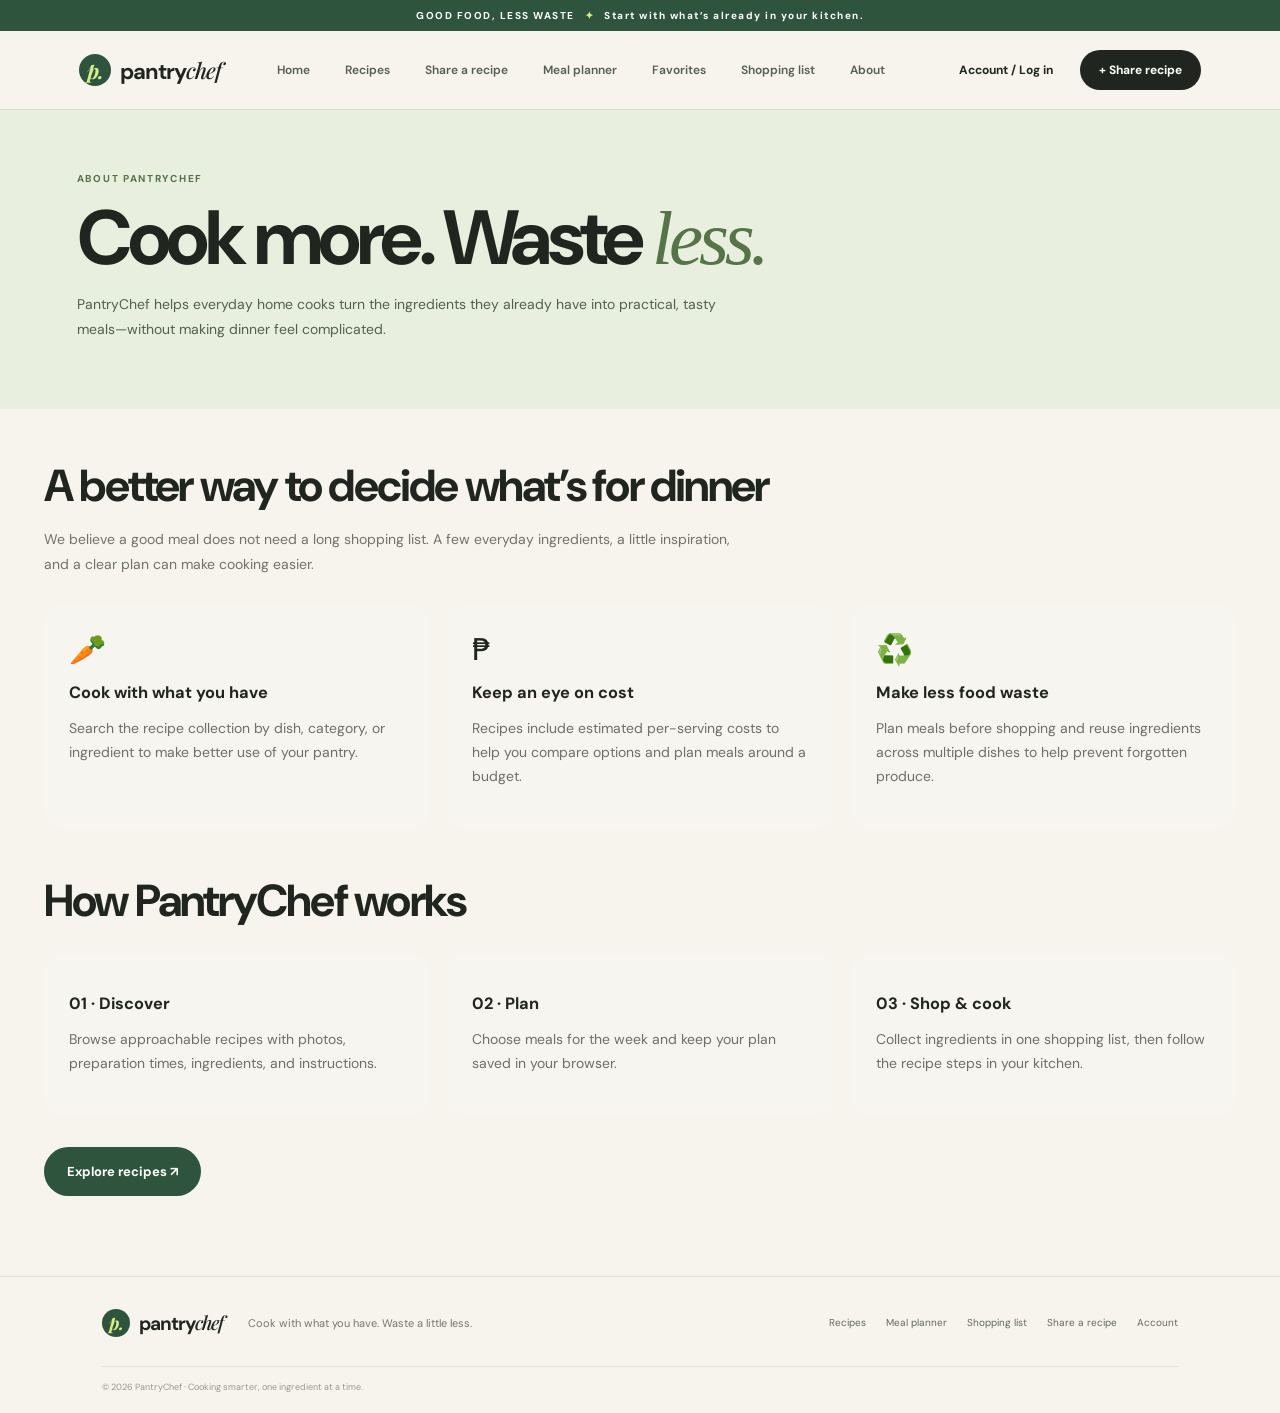
<file: about.html>
<!DOCTYPE html><html lang="en"><head><meta charset="UTF-8"><meta name="viewport" content="width=device-width, initial-scale=1"><meta name="theme-color" content="#f6f4ec"><title>About | PantryChef</title><link rel="preconnect" href="https://images.unsplash.com"><link rel="stylesheet" href="styles.css"></head><body><div class="announcement">GOOD FOOD, LESS WASTE <span>✦</span> Start with what’s already in your kitchen.</div><header class="site-header"><a class="brand" href="index.html"><span class="brand-mark">p.</span><span>pantry<span class="brand-light">chef</span></span></a><nav class="main-nav" id="pageNav"><a href="index.html">Home</a><a href="recipes.html">Recipes</a><a href="submit-recipe.html">Share a recipe</a><a href="meal-planner.html">Meal planner</a><a href="favorites.html">Favorites</a><a href="shopping-list.html">Shopping list</a><a href="about.html">About</a></nav><div class="header-actions"><a class="btn btn-quiet" href="account.html">Account / Log in</a><a class="btn btn-dark" href="submit-recipe.html">+ Share recipe</a><button class="mobile-menu" id="pageMobileMenu" aria-label="Toggle menu">☰</button></div></header><main class="page-shell"><section class="page-hero"><div class="eyebrow">ABOUT PANTRYCHEF</div><h1>Cook more. Waste <em>less.</em></h1><p>PantryChef helps everyday home cooks turn the ingredients they already have into practical, tasty meals—without making dinner feel complicated.</p></section><section class="page-content"><h2 class="page-section-title">A better way to decide what’s for dinner</h2><p class="page-intro">We believe a good meal does not need a long shopping list. A few everyday ingredients, a little inspiration, and a clear plan can make cooking easier.</p><div class="info-grid"><article class="info-card"><div class="icon-large">🥕</div><h3>Cook with what you have</h3><p>Search the recipe collection by dish, category, or ingredient to make better use of your pantry.</p></article><article class="info-card"><div class="icon-large">₱</div><h3>Keep an eye on cost</h3><p>Recipes include estimated per-serving costs to help you compare options and plan meals around a budget.</p></article><article class="info-card"><div class="icon-large">♻️</div><h3>Make less food waste</h3><p>Plan meals before shopping and reuse ingredients across multiple dishes to help prevent forgotten produce.</p></article></div><h2 class="page-section-title" style="margin-top:48px">How PantryChef works</h2><div class="info-grid"><article class="info-card"><h3>01 · Discover</h3><p>Browse approachable recipes with photos, preparation times, ingredients, and instructions.</p></article><article class="info-card"><h3>02 · Plan</h3><p>Choose meals for the week and keep your plan saved in your browser.</p></article><article class="info-card"><h3>03 · Shop & cook</h3><p>Collect ingredients in one shopping list, then follow the recipe steps in your kitchen.</p></article></div><div style="margin-top:32px"><a class="btn btn-green btn-large" href="recipes.html">Explore recipes ↗</a></div></section></main><footer class="site-footer"><a class="brand footer-brand" href="index.html"><span class="brand-mark">p.</span><span>pantry<span class="brand-light">chef</span></span></a><p>Cook with what you have. Waste a little less.</p><div><a href="recipes.html">Recipes</a><a href="meal-planner.html">Meal planner</a><a href="shopping-list.html">Shopping list</a><a href="submit-recipe.html">Share a recipe</a><a href="account.html">Account</a></div><small>© 2026 PantryChef · Cooking smarter, one ingredient at a time.</small></footer><div class="toast" id="pageToast" role="status"></div><script src="recipes-data.js"></script><script src="site.js"></script><script src="auth.js"></script></body></html>
</file>
<file: styles.css>
@import url('https://fonts.googleapis.com/css2?family=DM+Sans:wght@400;500;600;700&family=Playfair+Display:ital,wght@0,500;0,600;0,700;1,500;1,600&display=swap');
:root{--cream:#f6f4ec;--paper:#fffef9;--ink:#20251f;--muted:#73786e;--green:#2f543e;--green2:#3f6b4d;--lime:#d5ef8a;--line:#e5e4da;--orange:#e7a05d;--radius:22px;--shadow:0 18px 55px #20251f12}*{box-sizing:border-box}html{scroll-behavior:smooth;scroll-padding-top:90px}body{margin:0;background:var(--cream);color:var(--ink);font-family:'DM Sans',sans-serif;font-size:14px}button,input,select,textarea{font:inherit}button,a{-webkit-tap-highlight-color:transparent}button{cursor:pointer}a{color:inherit;text-decoration:none}.hidden{display:none!important}.announcement{height:31px;display:flex;justify-content:center;align-items:center;gap:10px;background:var(--green);color:#fff;font-size:10px;font-weight:700;letter-spacing:1.5px}.announcement span{color:var(--lime)}.site-header{height:79px;display:flex;align-items:center;justify-content:space-between;padding:0 6.2%;border-bottom:1px solid #dcdcd1;background:var(--cream);position:sticky;top:0;z-index:10}.brand{display:flex;align-items:center;gap:9px;font-weight:700;font-size:22px;letter-spacing:-1px}.brand-mark{width:32px;height:32px;border-radius:50%;background:var(--green);color:var(--lime);display:grid;place-items:center;font-family:'Playfair Display',serif;font-size:21px;font-style:italic}.brand-light{font-family:'Playfair Display',serif;font-style:italic;font-weight:500}.main-nav{display:flex;gap:35px;color:#565d53;font-size:12px;font-weight:600}.main-nav a:hover,.site-footer a:hover{color:var(--green2)}.header-actions{display:flex;gap:10px;align-items:center}.btn{border:0;border-radius:999px;padding:12px 19px;font-weight:700;font-size:12px;display:inline-flex;align-items:center;justify-content:center;gap:16px;transition:transform .2s,background .2s}.btn:hover{transform:translateY(-2px)}.btn-quiet{background:transparent;color:var(--ink)}.btn-quiet:hover{background:#e9e8dd}.btn-dark{background:var(--ink);color:#fff}.btn-dark:hover{background:var(--green)}.btn-green{background:var(--green);color:#fff}.btn-green:hover{background:var(--green2)}.btn-lime{background:var(--lime);color:var(--ink)}.btn-large{padding:16px 23px;font-size:13px}.btn-full{width:100%;margin-top:10px}.mobile-menu{display:none;border:0;background:none;font-size:22px}.hero{padding:73px 8% 55px;min-height:530px;display:grid;grid-template-columns:1fr 1fr;align-items:center;gap:7%;position:relative;overflow:hidden}.hero-copy{padding:0 0 25px 3%}.eyebrow{font-size:10px;font-weight:700;letter-spacing:1.7px;color:var(--green);display:flex;align-items:center;gap:8px}.eyebrow-dot{width:7px;height:7px;border-radius:50%;background:#8eae6c}.hero h1,.section-heading h2,.budget-copy h2,.newsletter h2{font-family:'Playfair Display',serif;font-weight:500;letter-spacing:-2.5px;font-size:clamp(48px,5.7vw,76px);line-height:1.02;margin:20px 0}.hero h1 em,.section-heading h2 em,.budget-copy h2 em,.newsletter h2 em,.modal h2 em,.admin-welcome h2 em{color:var(--green2);font-weight:500}.hero-text{color:#696f64;line-height:1.8;max-width:390px;font-size:14px;margin:0 0 25px}.hero-proof{display:flex;align-items:center;gap:12px;color:#686e63;font-size:11px;margin-top:27px}.hero-proof b{color:var(--ink)}.avatar-stack{display:flex}.avatar-stack span{width:29px;height:29px;display:grid;place-items:center;border-radius:50%;background:#e4e8d4;border:2px solid var(--cream);margin-right:-6px;font-size:13px}.hero-visual{position:relative;padding:12px 10px 35px 0}.hero-image{display:block;width:100%;height:375px;object-fit:cover;border-radius:45% 45% 18px 18px}.floating-note{position:absolute;background:#fffef9f2;box-shadow:var(--shadow);border-radius:14px;padding:13px 16px;display:flex;align-items:center;gap:10px;backdrop-filter:blur(8px)}.floating-note b,.floating-note small{display:block}.floating-note b{font-size:11px}.floating-note small{color:var(--muted);font-size:10px;margin-top:4px}.note-top{top:48px;left:-38px}.note-bottom{bottom:59px;right:-18px}.note-icon{font-size:22px;color:#a3bd6b}.note-emoji{font-size:22px}.hero-sticker{position:absolute;right:-26px;top:17px;background:var(--lime);width:78px;height:78px;border-radius:50%;display:grid;place-content:center;text-align:center;font-size:11px;line-height:1.05;font-weight:700;transform:rotate(10deg)}.hero-sticker span{font-size:18px}.hero-bottom-label{position:absolute;bottom:22px;left:8%;right:8%;border-top:1px solid var(--line);padding-top:13px;display:flex;justify-content:space-between;font-size:9px;font-weight:700;letter-spacing:1.4px;color:#777b70}.hero-bottom-label span{font-size:18px;color:var(--green)}.section-wrap{padding:85px 8%}.ingredient-section{background:var(--paper)}.section-heading{display:flex;justify-content:space-between;align-items:end;gap:35px;margin-bottom:31px}.section-heading h2{font-size:48px;margin:13px 0 0}.section-heading>p{max-width:340px;color:var(--muted);line-height:1.8;font-size:12px;margin:0 0 5px}.ingredient-search{height:60px;border:1px solid #dcded2;border-radius:13px;display:flex;align-items:center;padding:6px 7px 6px 19px;gap:12px;background:#fff}.search-icon{font-size:30px;color:#7a806f;line-height:1}.ingredient-search input{flex:1;border:0;outline:0;min-width:0;background:transparent}.ingredient-search input::placeholder{color:#9b9e93}.ingredient-chips{display:flex;gap:9px;flex-wrap:wrap;margin:17px 0 7px}.ingredient-chip{border:1px solid #e0e1d7;background:#fafaf4;border-radius:99px;padding:10px 13px;color:#4d5549;font-size:11px}.ingredient-chip span{margin-left:6px;color:#8c947f}.ingredient-chip.selected{background:#e6efdc;border-color:#a4bd8f;color:var(--green)}.selected-ingredients{display:flex;gap:7px;flex-wrap:wrap;margin:13px 0}.selected-tag{background:var(--green);color:white;padding:7px 10px;border-radius:99px;font-size:11px;display:flex;align-items:center;gap:8px}.selected-tag button{background:none;border:0;color:white;font-size:15px;padding:0}.filter-row{display:flex;justify-content:space-between;align-items:center;margin:36px 0 19px;gap:15px}.result-count{font-size:10px;font-weight:700;letter-spacing:1.3px;color:#7a8074}.result-count span{color:var(--orange);margin:0 4px}.filters{display:flex;gap:8px}.filters select,.table-tools select{background:#fff;border:1px solid var(--line);border-radius:9px;padding:10px 12px;color:#555d50;font-size:11px;outline:none}.recipe-grid{display:grid;grid-template-columns:repeat(4,minmax(0,1fr));gap:24px 17px}.recipe-card{min-width:0;cursor:pointer;transition:transform .2s}.recipe-card:hover{transform:translateY(-4px)}.recipe-photo-wrap{position:relative;height:190px;overflow:hidden;border-radius:13px;background:#e7e6dc}.recipe-photo{width:100%;height:100%;object-fit:cover;display:block;transition:transform .4s}.recipe-card:hover .recipe-photo{transform:scale(1.04)}.recipe-category{position:absolute;top:11px;left:11px;background:#fffef0eF;border-radius:99px;padding:6px 9px;font-size:9px;font-weight:700}.favorite-btn{position:absolute;right:10px;top:10px;width:30px;height:30px;border:0;border-radius:50%;background:#fffef0ed;color:#4b5546;font-size:17px}.favorite-btn.is-favorite{color:#d65c4e}.recipe-info{padding:13px 2px 0}.recipe-title-row{display:flex;align-items:start;justify-content:space-between;gap:8px}.recipe-info h3{font-family:'Playfair Display',serif;font-size:18px;line-height:1.2;font-weight:500;margin:0 0 7px}.recipe-rating{font-size:10px;color:#6c745f;white-space:nowrap}.recipe-info p{color:#7d8176;font-size:11px;line-height:1.6;margin:0 0 12px;min-height:35px}.recipe-meta{border-top:1px solid var(--line);padding-top:10px;display:flex;justify-content:space-between;align-items:center;font-size:10px;color:#757b70}.recipe-cost{font-weight:700;color:var(--green)}.match-badge{display:inline-block;margin-top:8px;font-size:9px;color:var(--green);background:#e9f0df;border-radius:5px;padding:4px 6px}.empty-state{text-align:center;padding:45px 10px}.empty-state>div{font-size:45px}.empty-state h3{font-family:'Playfair Display',serif;font-size:27px;font-weight:500}.empty-state p{color:var(--muted)}.budget-section{display:grid;grid-template-columns:1fr 1fr;background:var(--green);color:white;min-height:400px}.budget-image{position:relative;min-height:400px}.budget-image img{width:100%;height:100%;object-fit:cover;position:absolute;inset:0}.image-label{position:absolute;bottom:25px;left:25px;background:#fffef0e8;color:var(--ink);padding:10px 13px;border-radius:4px;font-size:9px;letter-spacing:1.2px;font-weight:700}.budget-copy{padding:65px 12%;align-self:center}.light-eyebrow{color:#d5ef8a}.budget-copy h2,.newsletter h2{font-size:53px;margin:17px 0}.budget-copy h2 em,.newsletter h2 em{color:var(--lime)}.budget-copy>p,.newsletter p{color:#d1d8cb;line-height:1.8;font-size:12px;max-width:360px}.budget-stat{display:flex;align-items:center;gap:17px;margin:27px 0}.budget-stat strong{font-family:'Playfair Display',serif;font-size:31px;color:var(--lime);font-weight:500}.budget-stat span{font-size:10px;line-height:1.6;color:#e0e5d9}.budget-stat small{color:#b7c3b4}.text-link{font-size:11px;font-weight:700;border-bottom:1px solid #93aa91;padding-bottom:8px;display:inline-flex;gap:20px}.how-section{background:var(--cream)}.centered{justify-content:center;text-align:center}.centered .eyebrow{justify-content:center}.centered h2{font-size:45px}.steps-grid{display:grid;grid-template-columns:repeat(3,1fr);gap:17px;margin-top:40px}.step-card{border:1px solid #e1e1d6;border-radius:16px;padding:23px 25px 28px;position:relative;background:#f9f8f1}.step-number{font-size:10px;color:#92988a;font-weight:700;letter-spacing:1px}.step-illustration{font-size:37px;margin:23px 0 14px}.step-card h3{font-family:'Playfair Display',serif;font-weight:500;font-size:21px;margin:0 0 8px}.step-card p{color:#767c70;line-height:1.8;font-size:11px;margin:0;max-width:260px}.newsletter{background:#263d30;color:white;padding:64px 10%;display:flex;align-items:center;justify-content:space-between;gap:40px}.newsletter h2{font-size:47px}.newsletter-form{width:min(430px,100%)}.newsletter-form label,.modal label,.editor-field label{display:block;font-size:11px;font-weight:700;margin-bottom:8px}.newsletter-form>div{display:flex;background:white;border-radius:99px;padding:5px;gap:5px}.newsletter-form input{border:0;outline:0;padding:0 14px;min-width:0;flex:1;background:transparent;font-size:12px}.newsletter-form small{display:block;color:#b8c7b8;font-size:10px;margin:10px 12px}.site-footer{padding:28px 8% 20px;display:flex;align-items:center;gap:25px;flex-wrap:wrap;border-top:1px solid #e0e0d5}.footer-brand{font-size:19px}.footer-brand .brand-mark{width:28px;height:28px;font-size:18px}.site-footer p{font-size:11px;color:#73786e;margin-right:auto}.site-footer>div{display:flex;gap:20px;font-size:10px;color:#62695e}.site-footer button{border:0;background:none;color:inherit;font-size:10px}.site-footer>small{width:100%;font-size:9px;color:#95998d;border-top:1px solid #e0e0d5;padding-top:14px}.modal-backdrop{position:fixed;inset:0;background:#171d18a8;z-index:100;display:flex;align-items:center;justify-content:center;padding:20px;overflow-y:auto}.modal{position:relative;background:var(--paper);border-radius:22px;padding:34px;width:min(480px,100%);max-height:90vh;overflow-y:auto;box-shadow:0 25px 90px #0003}.modal-close{position:absolute;right:18px;top:14px;border:0;background:none;font-size:27px;color:#62695e}.modal-kicker{font-size:9px;letter-spacing:1.6px;color:var(--green);font-weight:700}.modal h2{font-family:'Playfair Display',serif;font-size:34px;font-weight:500;line-height:1.1;letter-spacing:-1px;margin:12px 0}.modal>p{font-size:12px;color:var(--muted);line-height:1.7;margin-bottom:23px}.modal form>label{margin-top:13px}.modal input,.modal textarea,.modal select,.editor-field input,.editor-field textarea,.editor-field select{width:100%;padding:12px 13px;border:1px solid #dedfd5;background:white;border-radius:9px;outline:none;color:var(--ink);font-size:12px}.modal input:focus,.modal textarea:focus,.editor-field input:focus{border-color:#8ba57b}.demo-note{background:#f0f1e7;border-radius:9px;padding:12px;margin-top:16px;color:#6e7466;font-size:10px;line-height:1.7}.form-message{font-size:11px;margin-top:12px;color:var(--green)}.recipe-modal{width:min(720px,100%);padding:0;overflow:hidden}.recipe-detail-image{height:260px;width:100%;object-fit:cover;display:block}.recipe-detail-body{padding:28px 32px 32px}.recipe-detail-body h2{font-size:37px}.recipe-detail-desc{font-size:12px;line-height:1.8;color:var(--muted)}.detail-meta{display:flex;gap:18px;flex-wrap:wrap;padding:13px 0;border-top:1px solid var(--line);border-bottom:1px solid var(--line);font-size:11px;color:#596151}.detail-columns{display:grid;grid-template-columns:.8fr 1.2fr;gap:28px;margin-top:20px}.detail-columns h3{font-family:'Playfair Display',serif;font-size:20px;font-weight:500}.ingredient-list{padding:0;list-style:none}.ingredient-list li{display:flex;align-items:start;gap:8px;margin:10px 0;color:#5f6759;font-size:11px;line-height:1.6}.ingredient-list input{accent-color:var(--green);margin-top:2px}.instruction-list{padding-left:19px;color:#5f6759;font-size:11px;line-height:1.9}.instruction-list li{padding-left:5px;margin-bottom:8px}.detail-actions{display:flex;gap:9px;flex-wrap:wrap;margin-top:20px}.admin-app{position:fixed;inset:0;z-index:80;background:#f5f6f1;display:flex;overflow:hidden}.admin-sidebar{width:240px;background:#243a2e;color:#f9fbf4;padding:24px 16px;display:flex;flex-direction:column;flex-shrink:0}.admin-brand{color:white;font-size:20px;margin:0 10px 45px}.admin-brand .brand-mark{background:var(--lime);color:var(--green)}.admin-label{font-size:9px;color:#a6b4a4;letter-spacing:1.4px;font-weight:700;padding:0 13px 12px}.admin-nav{border:0;background:transparent;color:#d3ded1;text-align:left;padding:13px;border-radius:9px;display:flex;align-items:center;gap:13px;margin-bottom:4px;font-size:16px}.admin-nav span{font-size:12px}.admin-nav.active,.admin-nav:hover{background:#3c5744;color:#fff}.sidebar-bottom{margin-top:auto}.admin-user{display:flex;align-items:center;gap:10px;padding:15px 8px;border-top:1px solid #ffffff20;margin-bottom:10px}.admin-avatar{width:34px;height:34px;border-radius:50%;display:grid;place-items:center;background:var(--lime);color:var(--green);font-weight:700;font-size:10px}.admin-user b,.admin-user small{display:block}.admin-user b{font-size:10px}.admin-user small{font-size:9px;color:#afbdad;margin-top:4px}.admin-main{flex:1;overflow-y:auto;padding:0 34px 35px}.admin-topbar{display:flex;justify-content:space-between;align-items:center;padding:26px 0;border-bottom:1px solid #e0e4db;margin-bottom:24px}.admin-topbar .eyebrow{font-size:9px}.admin-topbar h2{font-family:'Playfair Display',serif;font-size:29px;font-weight:500;margin:5px 0 0}.admin-top-actions{display:flex;align-items:center;gap:16px}.status-pill{display:flex;align-items:center;gap:7px;font-size:10px;color:#65705f}.status-pill span{width:7px;height:7px;border-radius:50%;background:#83a96c}.admin-welcome{background:#294435;color:white;border-radius:18px;padding:28px 32px;display:flex;justify-content:space-between;align-items:center;overflow:hidden}.admin-welcome h2{font-family:'Playfair Display',serif;font-size:35px;font-weight:500;line-height:1.08;margin:13px 0}.admin-welcome h2 em{color:var(--lime)}.admin-welcome p{font-size:11px;color:#d0d9cc}.welcome-emoji{font-size:84px;transform:rotate(-12deg);padding-right:22px}.stats-grid{display:grid;grid-template-columns:repeat(4,1fr);gap:13px;margin:19px 0}.stat-card{background:white;border:1px solid #e4e7df;border-radius:13px;padding:19px}.stat-card span,.stat-card small{display:block;color:#777f71;font-size:10px}.stat-card strong{display:block;font-size:30px;font-family:'Playfair Display',serif;font-weight:500;margin:12px 0 5px}.stat-card small{font-size:9px}.admin-content-card{background:white;border:1px solid #e4e7df;border-radius:15px;padding:22px;margin-top:18px}.card-heading{display:flex;justify-content:space-between;align-items:center;gap:15px;margin-bottom:20px}.card-heading h3{font-family:'Playfair Display',serif;font-weight:500;font-size:22px;margin:0 0 6px}.card-heading p{font-size:10px;color:#7c8377;margin:0}.admin-disclaimer{font-size:10px;line-height:1.7;color:#737a6d;background:#ecefe5;padding:13px 15px;border-radius:10px;margin-top:18px}.admin-table{width:100%;border-collapse:collapse;font-size:11px}.admin-table th{text-align:left;font-size:9px;letter-spacing:.6px;text-transform:uppercase;color:#858c7f;background:#f7f8f3;padding:12px 10px}.admin-table td{padding:12px 10px;border-bottom:1px solid #edf0e9;vertical-align:middle}.admin-recipe-cell{display:flex;align-items:center;gap:10px;min-width:190px}.admin-recipe-cell img{width:42px;height:42px;border-radius:8px;object-fit:cover}.admin-recipe-cell b,.admin-recipe-cell small{display:block}.admin-recipe-cell b{font-size:11px}.admin-recipe-cell small{font-size:9px;color:#848b7e;margin-top:4px}.status-tag{padding:5px 7px;border-radius:5px;background:#e9f2e4;color:#416445;font-size:9px}.status-tag.draft{background:#f8ebd9;color:#97692f}.table-actions{display:flex;gap:5px}.small-action{border:1px solid #e0e4da;background:white;border-radius:6px;padding:6px 8px;font-size:10px;color:#475443}.small-action:hover{background:#f1f5e9}.small-action.delete{color:#a34e42}.table-tools{display:flex;gap:10px;margin-bottom:15px}.table-tools input,.inline-add input{border:1px solid #e0e4da;border-radius:8px;padding:10px 12px;outline:none;font-size:11px;flex:1;min-width:0}.inline-add{display:flex;gap:9px;margin-bottom:22px}.inline-add input[type=number]{max-width:180px}.admin-list{display:grid;grid-template-columns:repeat(3,1fr);gap:10px}.admin-list-item{border:1px solid #e5e8df;border-radius:9px;padding:13px;display:flex;justify-content:space-between;align-items:center;gap:10px;font-size:11px}.admin-list-item button{border:0;background:#f8e9e5;color:#9c5144;border-radius:6px;padding:6px 8px;font-size:10px}.editor-modal{width:min(750px,100%)}.editor-form{margin-top:22px}.editor-grid{display:grid;grid-template-columns:1fr 1fr;gap:14px}.editor-field.wide{grid-column:1/-1}.editor-field small{display:block;color:#858b7e;font-size:9px;margin-top:6px}.editor-actions{display:flex;justify-content:flex-end;gap:9px;margin-top:22px}.toast{position:fixed;bottom:24px;right:24px;background:#253d30;color:white;padding:13px 18px;border-radius:10px;box-shadow:var(--shadow);z-index:200;font-size:12px;opacity:0;transform:translateY(10px);transition:all .25s;pointer-events:none}.toast.show{opacity:1;transform:translateY(0)}@media(max-width:1100px){.recipe-grid{grid-template-columns:repeat(3,minmax(0,1fr))}.hero{padding-left:6%;padding-right:6%}.site-header{padding:0 4%}.section-wrap{padding:70px 6%}.admin-sidebar{width:205px}.admin-main{padding:0 22px 25px}.stats-grid{grid-template-columns:repeat(2,1fr)}}@media(max-width:760px){.announcement{font-size:8px;letter-spacing:.8px}.site-header{height:68px}.main-nav{display:none;position:absolute;top:67px;left:0;right:0;background:var(--cream);padding:20px 6%;border-bottom:1px solid var(--line);flex-direction:column;gap:18px}.main-nav.open{display:flex}.header-actions{gap:3px}.header-actions .btn{padding:10px 12px;font-size:10px}.mobile-menu{display:block;margin-left:5px}.hero{grid-template-columns:1fr;padding:52px 7% 65px;gap:20px}.hero-copy{padding:0}.hero h1{font-size:61px}.hero-visual{width:88%;margin:0 auto}.hero-image{height:290px}.note-top{left:-24px;top:25px}.note-bottom{right:-25px;bottom:45px}.hero-sticker{right:-24px}.hero-bottom-label{left:7%;right:7%;font-size:8px}.section-wrap{padding:57px 6%}.section-heading{display:block}.section-heading h2{font-size:40px}.section-heading>p{margin-top:15px}.ingredient-search{height:auto;min-height:56px}.ingredient-search .btn{padding:12px;font-size:10px;gap:5px}.ingredient-search input{font-size:11px}.ingredient-chips{gap:7px}.ingredient-chip{padding:9px 10px;font-size:10px}.filter-row{align-items:flex-start;flex-direction:column;margin-top:28px}.filters{width:100%;flex-wrap:wrap}.filters select{flex:1;min-width:120px}.recipe-grid{grid-template-columns:repeat(2,minmax(0,1fr));gap:22px 12px}.recipe-photo-wrap{height:160px}.recipe-info h3{font-size:16px}.recipe-info p{font-size:10px}.recipe-meta{font-size:9px}.budget-section{grid-template-columns:1fr}.budget-image{min-height:260px}.budget-copy{padding:43px 8% 48px}.budget-copy h2{font-size:47px}.steps-grid{grid-template-columns:1fr;gap:12px;margin-top:25px}.step-card{padding:19px 21px}.step-illustration{margin:12px 0 9px}.newsletter{padding:45px 7%;display:block}.newsletter h2{font-size:43px}.newsletter-form{margin-top:28px}.site-footer{padding:25px 6%;gap:12px}.site-footer p{width:100%;order:2}.site-footer>div{width:100%;order:3;flex-wrap:wrap}.site-footer>small{order:4}.modal{padding:27px 22px}.recipe-modal{padding:0}.recipe-detail-image{height:200px}.recipe-detail-body{padding:22px}.recipe-detail-body h2{font-size:29px}.detail-columns{grid-template-columns:1fr;gap:5px}.admin-app{overflow:auto}.admin-sidebar{width:65px;padding:18px 8px}.admin-brand{margin:0 7px 35px;font-size:0;gap:0}.admin-brand .brand-mark{font-size:20px}.admin-label{font-size:0;padding:0}.admin-nav{justify-content:center;padding:13px 5px}.admin-nav span{display:none}.admin-user{justify-content:center;padding:12px 0}.admin-user>div:last-child{display:none}.admin-main{padding:0 13px 25px;min-width:0}.admin-topbar{align-items:flex-start;gap:10px}.admin-topbar h2{font-size:24px}.admin-top-actions{align-items:flex-end;flex-direction:column;gap:7px}.status-pill{font-size:8px}.admin-top-actions .btn{padding:8px 10px;font-size:9px}.admin-welcome{padding:22px}.admin-welcome h2{font-size:29px}.welcome-emoji{font-size:45px;padding:0}.stats-grid{gap:8px}.stat-card{padding:13px}.stat-card strong{font-size:25px}.admin-content-card{padding:14px;overflow-x:auto}.card-heading{align-items:flex-start}.card-heading h3{font-size:19px}.card-heading .btn{padding:10px;font-size:10px}.admin-table{min-width:580px}.admin-list{grid-template-columns:1fr}.inline-add{flex-wrap:wrap}.inline-add input[type=number]{max-width:none}.editor-grid{grid-template-columns:1fr}.editor-field.wide{grid-column:auto}.editor-actions .btn{padding:12px}.admin-disclaimer{font-size:9px}}@media(max-width:390px){.hero h1{font-size:53px}.recipe-photo-wrap{height:137px}.recipe-info h3{font-size:15px}.recipe-rating{display:none}.header-actions #openLogin{display:none}.ingredient-search{padding-left:10px;gap:7px}.ingredient-search .btn{padding:10px}.section-heading h2{font-size:36px}}


/* Multi-page PantryChef additions */
.page-shell{min-height:65vh}.page-hero{background:#e9efdf;padding:62px max(6vw,24px) 54px;position:relative;overflow:hidden}.page-hero .eyebrow{color:#527347}.page-hero h1{font-size:clamp(2.5rem,6vw,5rem);line-height:1.02;letter-spacing:-.055em;max-width:850px;margin:14px 0}.page-hero h1 em{font-family:Georgia,serif;font-weight:400;color:#557448}.page-hero p{max-width:650px;color:#52604e;line-height:1.75}.page-content{max-width:1240px;margin:auto;padding:44px 24px 80px}.page-toolbar{display:flex;gap:12px;flex-wrap:wrap;align-items:center;justify-content:space-between;margin-bottom:25px}.page-toolbar input,.page-toolbar select,.form-control{border:1px solid #dedfd6;background:#fff;padding:13px 15px;border-radius:10px;font:inherit;color:#20231d}.page-toolbar input{min-width:240px;flex:1}.page-toolbar select{min-width:150px}.page-grid{display:grid;grid-template-columns:repeat(3,minmax(0,1fr));gap:22px}.page-recipe{border:1px solid #e8e8e0;border-radius:17px;overflow:hidden;background:#fff;box-shadow:0 8px 25px #1b291008;display:flex;flex-direction:column}.page-recipe img{width:100%;height:220px;object-fit:cover;background:#eee}.page-recipe-body{padding:18px;display:flex;flex-direction:column;gap:10px;flex:1}.page-recipe h3{font-size:21px;margin:0;letter-spacing:-.03em}.page-recipe p{color:#6d7067;line-height:1.6;font-size:14px;margin:0}.recipe-meta{display:flex;gap:12px;flex-wrap:wrap;color:#6c7165;font-size:12px}.recipe-card-actions{display:flex;gap:8px;margin-top:auto;padding-top:7px}.mini-btn{border:1px solid #dfe3d8;border-radius:8px;background:#fff;padding:10px 12px;font-weight:650;cursor:pointer}.mini-btn.primary{background:#263d2b;color:#fff;border-color:#263d2b}.mini-btn.saved{color:#b44b48}.page-section-title{font-size:clamp(1.8rem,4vw,2.8rem);letter-spacing:-.04em;margin:0 0 10px}.page-intro{color:#707367;line-height:1.7;max-width:700px;margin-bottom:28px}.empty-panel{padding:50px 24px;text-align:center;border:1px dashed #d9ddd0;border-radius:16px;color:#73786c}.empty-panel .emoji{font-size:42px}.info-grid{display:grid;grid-template-columns:repeat(3,1fr);gap:18px;margin-top:28px}.info-card{background:#f6f5ef;border-radius:16px;padding:25px}.info-card .icon-large{font-size:30px}.info-card h3{margin:13px 0 8px}.info-card p{color:#6d7067;line-height:1.7;font-size:14px}.planner-grid{display:grid;grid-template-columns:repeat(7,minmax(0,1fr));gap:12px}.day-column{border:1px solid #e6e8df;border-radius:13px;padding:12px;min-height:190px;background:#fff}.day-column h3{font-size:13px;text-transform:uppercase;letter-spacing:.08em}.day-column select{width:100%;padding:9px;border:1px solid #e1e4da;border-radius:8px;margin:5px 0;font-size:12px}.shopping-list{max-width:850px}.shopping-item{display:flex;align-items:center;gap:12px;padding:15px 5px;border-bottom:1px solid #ecece5}.shopping-item input{width:18px;height:18px;accent-color:#56754b}.shopping-item.checked span{text-decoration:line-through;color:#96998f}.shopping-item span{flex:1}.shopping-item button{border:0;background:transparent;color:#9d4e42;cursor:pointer;font-size:18px}.admin-login-card{max-width:460px;margin:30px auto;background:#fff;border:1px solid #e4e6dc;border-radius:18px;padding:28px}.admin-login-card label,.admin-editor label{display:block;font-size:13px;font-weight:700;margin:14px 0 7px}.admin-login-card input,.admin-editor input,.admin-editor textarea,.admin-editor select{width:100%;padding:12px;border:1px solid #dfe2d8;border-radius:9px;font:inherit}.admin-login-card button{width:100%;margin-top:18px}.admin-dashboard{display:grid;grid-template-columns:220px 1fr;gap:24px}.admin-side{background:#263b2b;color:white;border-radius:16px;padding:20px;height:max-content}.admin-side a,.admin-side button{display:block;width:100%;text-align:left;color:white;background:transparent;border:0;padding:12px 8px;text-decoration:none;cursor:pointer}.admin-side a:hover,.admin-side button:hover{background:#ffffff16;border-radius:8px}.admin-main-panel{min-width:0}.admin-stats{display:grid;grid-template-columns:repeat(3,1fr);gap:12px;margin-bottom:20px}.admin-stat{padding:20px;border:1px solid #e6e8df;border-radius:13px}.admin-stat strong{display:block;font-size:30px}.admin-table-wrap{overflow-x:auto;border:1px solid #e7e8e0;border-radius:13px}.admin-page-table{border-collapse:collapse;width:100%;min-width:650px;background:white}.admin-page-table th,.admin-page-table td{padding:13px;text-align:left;border-bottom:1px solid #ecece6;font-size:13px}.admin-page-table th{background:#f7f7f2;color:#676c60}.admin-page-table img{width:54px;height:45px;object-fit:cover;border-radius:7px;vertical-align:middle;margin-right:8px}.admin-editor{background:#f7f7f2;border-radius:14px;padding:20px;margin:20px 0}.admin-editor-grid{display:grid;grid-template-columns:1fr 1fr;gap:0 15px}.admin-editor .wide{grid-column:1/-1}.site-footer a{cursor:pointer}.page-notice{margin:14px 0;color:#4b7044;font-size:13px}.hidden-page{display:none!important}
@media(max-width:900px){.page-grid{grid-template-columns:repeat(2,minmax(0,1fr))}.planner-grid{grid-template-columns:repeat(2,minmax(0,1fr))}.admin-dashboard{grid-template-columns:1fr}.admin-side{display:flex;flex-wrap:wrap;gap:4px}.admin-side a,.admin-side button{width:auto}.info-grid{grid-template-columns:1fr 1fr}}
@media(max-width:580px){.page-grid{grid-template-columns:1fr}.page-recipe img{height:230px}.page-hero{padding-top:42px}.page-content{padding:32px 16px 60px}.info-grid{grid-template-columns:1fr}.planner-grid{grid-template-columns:1fr}.admin-stats{grid-template-columns:1fr 1fr}.admin-editor-grid{grid-template-columns:1fr}.admin-editor .wide{grid-column:auto}.page-toolbar input,.page-toolbar select{width:100%;min-width:0}}


/* Community, account, and motion enhancements */
html{scroll-behavior:smooth}body{animation:pageEnter .45s ease both}.site-header{animation:slideDown .5s ease both}.hero-copy,.hero-visual,.page-hero,.page-content{animation:riseIn .65s cubic-bezier(.2,.7,.2,1) both}.hero-visual{animation-delay:.08s}.page-recipe,.recipe-card,.info-card,.account-card{transition:transform .25s ease,box-shadow .25s ease,border-color .25s ease}.page-recipe:hover,.recipe-card:hover,.info-card:hover,.account-card:hover{transform:translateY(-4px);box-shadow:0 18px 40px rgba(28,39,25,.09)}.btn,.mini-btn,.favorite-btn{transition:transform .18s ease,background-color .2s ease,box-shadow .2s ease}.btn:hover,.mini-btn:hover{transform:translateY(-2px)}.btn:active,.mini-btn:active{transform:scale(.98)}.page-recipe img,.recipe-photo{transition:transform .45s ease}.page-recipe:hover>img,.recipe-card:hover .recipe-photo{transform:scale(1.035)}.account-layout{display:grid;grid-template-columns:repeat(2,minmax(0,1fr));gap:24px;max-width:980px;margin:0 auto}.account-card{background:#fff;border:1px solid #e6e5dc;border-radius:22px;padding:clamp(22px,4vw,38px);box-shadow:0 8px 28px rgba(28,39,25,.045)}.account-card h2{font-size:clamp(28px,4vw,38px);margin:10px 0 24px}.account-form,.upload-form{display:flex;flex-direction:column;gap:10px}.account-form label,.upload-form label{font-size:13px;font-weight:700;color:#333b30;margin-top:5px}.account-form input,.upload-form input,.upload-form textarea,.upload-form select{width:100%;border:1px solid #d9dbd0;border-radius:11px;background:#fbfbf7;padding:13px 14px;font:inherit;color:#242b22;outline:none;transition:border-color .2s,box-shadow .2s}.account-form input:focus,.upload-form input:focus,.upload-form textarea:focus,.upload-form select:focus{border-color:#65845b;box-shadow:0 0 0 3px rgba(101,132,91,.14)}.form-message{min-height:20px;color:#486a3e;font-size:13px}.account-note,.upload-form small{color:#73796d;font-size:12px;line-height:1.6;margin-top:16px}.upload-layout{display:grid;grid-template-columns:minmax(0,1.5fr) minmax(230px,.8fr);gap:26px;align-items:start;max-width:1120px;margin:auto}.upload-form .btn{margin-top:12px}.upload-two-col{display:grid;grid-template-columns:repeat(2,minmax(0,1fr));gap:12px}.upload-side{display:grid;gap:16px}.recipe-author{display:block;color:#828779;font-size:11px;margin-top:12px}.header-actions{display:flex;align-items:center;gap:8px}.main-nav a.active{color:#486a3e;font-weight:700}@keyframes pageEnter{from{opacity:0}to{opacity:1}}@keyframes slideDown{from{opacity:0;transform:translateY(-12px)}to{opacity:1;transform:translateY(0)}}@keyframes riseIn{from{opacity:0;transform:translateY(18px)}to{opacity:1;transform:translateY(0)}}@media(max-width:760px){.account-layout,.upload-layout{grid-template-columns:1fr}.upload-two-col{grid-template-columns:1fr 1fr}.header-actions .btn{font-size:11px;padding:9px 10px}}@media(max-width:420px){.upload-two-col{grid-template-columns:1fr}}@media(prefers-reduced-motion:reduce){*,*::before,*::after{animation-duration:.01ms!important;animation-iteration-count:1!important;scroll-behavior:auto!important;transition-duration:.01ms!important}}

/* PantryChef: show Edit and Delete recipe buttons */
.recipe-card-actions {
  display: flex !important;
  flex-direction: row !important;
  flex-wrap: wrap !important;
  gap: 10px !important;
  margin-top: 16px !important;
  visibility: visible !important;
  opacity: 1 !important;
  position: relative !important;
  z-index: 5 !important;
}

.recipe-card-actions button,
.recipe-card-actions .mini-btn {
  display: inline-flex !important;
  align-items: center !important;
  justify-content: center !important;
  visibility: visible !important;
  opacity: 1 !important;
  pointer-events: auto !important;
  cursor: pointer !important;
  min-height: 40px !important;
  padding: 10px 16px !important;
  border: 1px solid #315b43 !important;
  border-radius: 8px !important;
  background: #ffffff !important;
  color: #20352a !important;
  font-size: 14px !important;
  font-weight: 600 !important;
}

.recipe-card-actions .mini-btn.primary {
  background: #315b43 !important;
  color: #ffffff !important;
}

/* PantryChef UI Enhancement — October 2026 */

/* Consistent keyboard accessibility */
:focus-visible {
  outline: 3px solid #86a96b;
  outline-offset: 3px;
}

button:disabled {
  cursor: not-allowed;
  opacity: 0.6;
}

/* More polished recipe cards */
.page-recipe {
  border-color: #e1e4d8;
  box-shadow: 0 5px 18px rgba(32, 37, 31, 0.045);
  transition:
    transform 0.25s ease,
    box-shadow 0.25s ease,
    border-color 0.25s ease;
}

.page-recipe:hover {
  transform: translateY(-5px);
  border-color: #c8d5bc;
  box-shadow: 0 15px 32px rgba(32, 37, 31, 0.1);
}

.page-recipe img {
  background: #e9e9df;
}

/* Consistent button styling */
.mini-btn {
  transition:
    background-color 0.2s ease,
    color 0.2s ease,
    border-color 0.2s ease,
    transform 0.2s ease;
}

.mini-btn:not(:disabled):hover {
  border-color: #78936c;
  background: #f0f4e9;
}

.mini-btn.primary:not(:disabled):hover {
  background: #3f6b4d;
  color: #fff;
}

/* Cleaner form controls */
.page-toolbar input,
.page-toolbar select,
.form-control {
  transition: border-color 0.2s ease, box-shadow 0.2s ease;
}

.page-toolbar input:focus,
.page-toolbar select:focus,
.form-control:focus {
  border-color: #78936c;
  box-shadow: 0 0 0 3px rgba(120, 147, 108, 0.14);
  outline: none;
}

/* Clearer page spacing and headings */
.page-content {
  padding-top: 52px;
}

.page-section-title {
  line-height: 1.15;
}

.page-intro {
  line-height: 1.8;
}

/* Better mobile touch targets */
@media (max-width: 580px) {
  .page-recipe-body {
    padding: 17px;
  }

  .recipe-card-actions {
    gap: 8px !important;
  }

  .recipe-card-actions button,
  .recipe-card-actions .mini-btn {
    min-height: 44px !important;
  }
}

/* Respect users who prefer reduced motion */
@media (prefers-reduced-motion: reduce) {
  .page-recipe,
  .mini-btn {
    transition: none;
  }

  .page-recipe:hover,
  .mini-btn:not(:disabled):hover {
    transform: none;
  }
}
</file>
